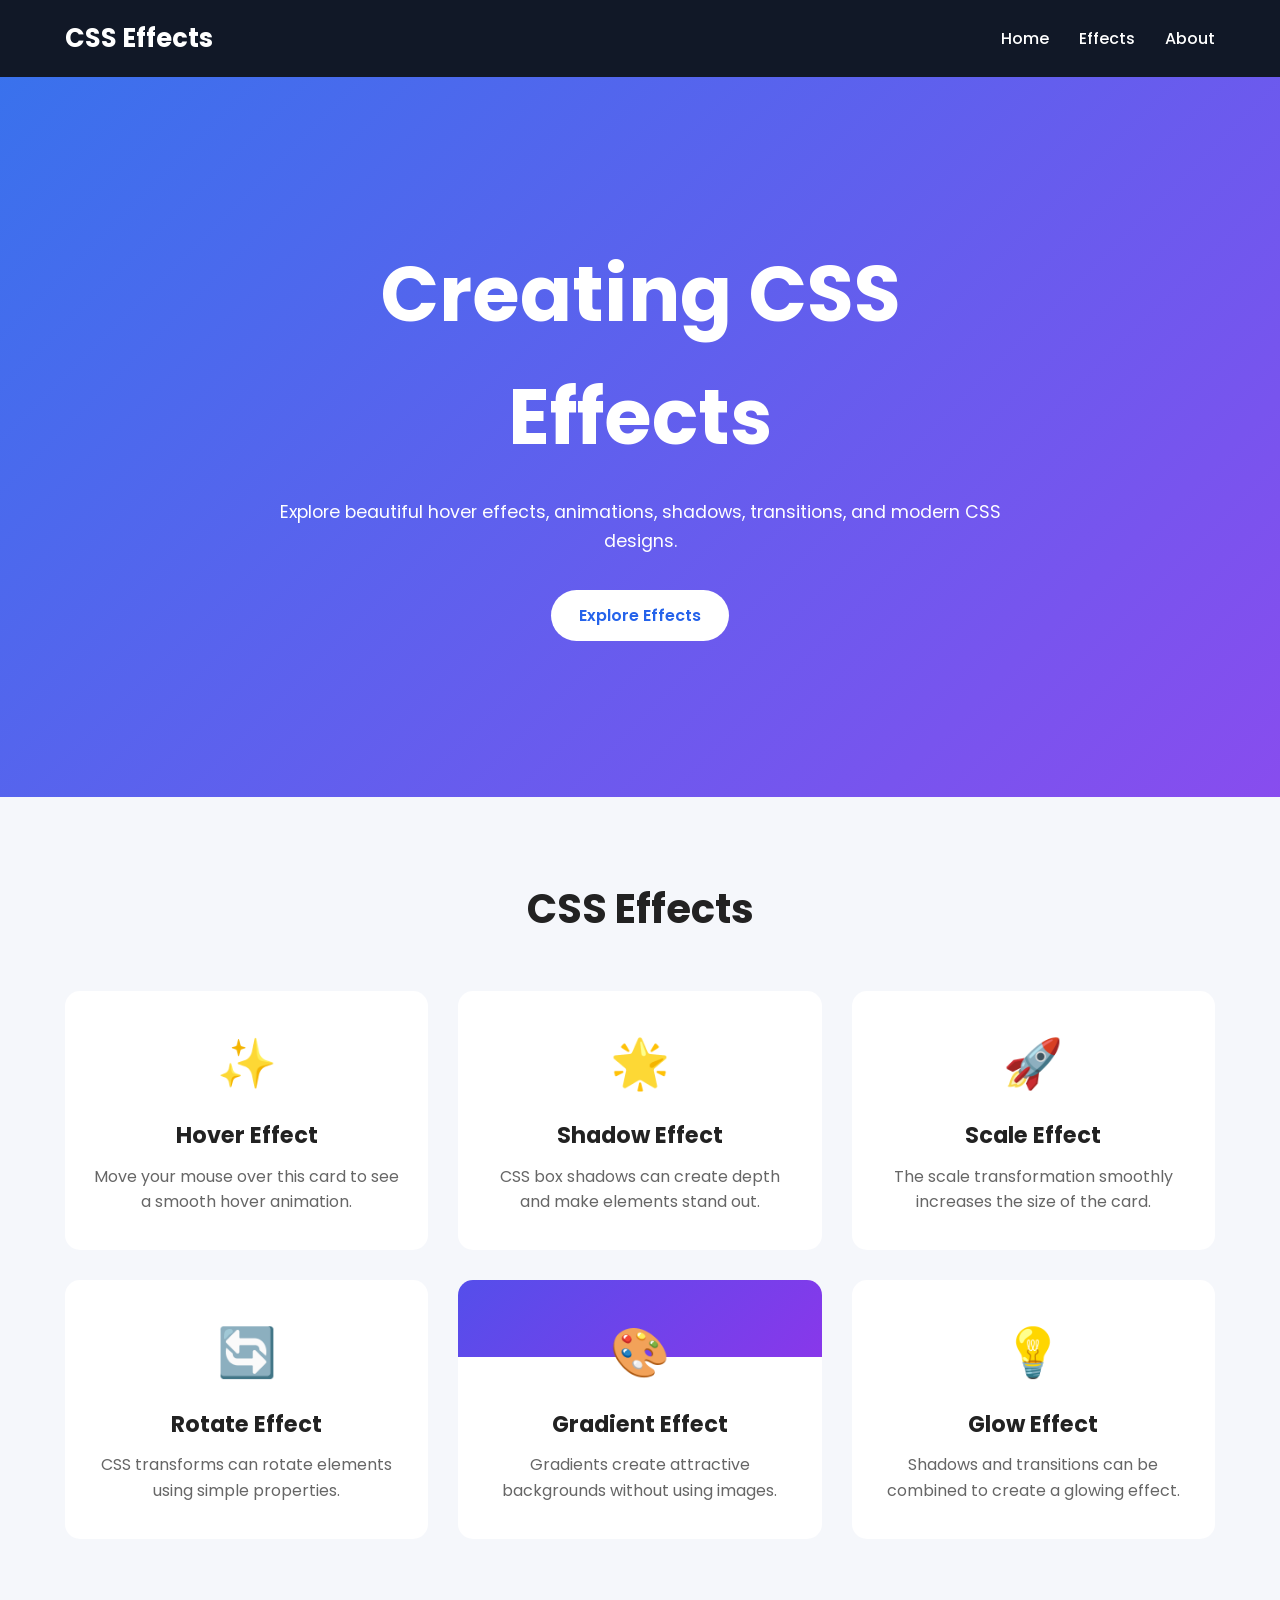
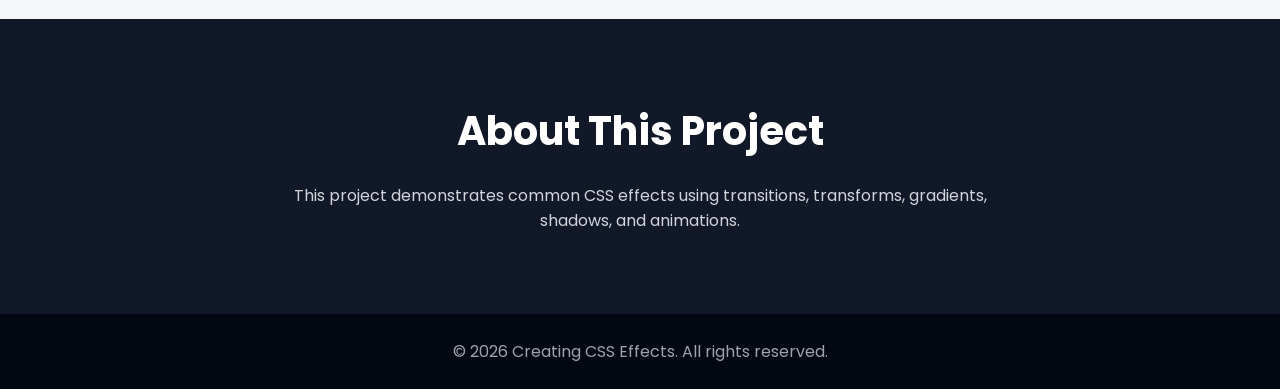
<file: creating css ffects/index.html>
<!DOCTYPE html>
<html lang="en">
<head>
    <meta charset="UTF-8">
    <meta name="viewport" content="width=device-width, initial-scale=1.0">
    <title>Creating CSS Effects</title>

    <!-- Google Font -->
    <link rel="preconnect" href="https://fonts.googleapis.com">
    <link rel="preconnect" href="https://fonts.gstatic.com" crossorigin>
    <link href="https://fonts.googleapis.com/css2?family=Poppins:wght@400;500;600;700&display=swap" rel="stylesheet">

    <link rel="stylesheet" href="style.css">
</head>

<body>

    <header>
        <nav class="navbar">
            <h1 class="logo">CSS Effects</h1>

            <ul class="nav-links">
                <li><a href="#home">Home</a></li>
                <li><a href="#effects">Effects</a></li>
                <li><a href="#about">About</a></li>
            </ul>
        </nav>
    </header>

    <main>

        <section id="home" class="hero">
            <div class="hero-content">
                <h2>Creating CSS Effects</h2>
                <p>
                    Explore beautiful hover effects, animations,
                    shadows, transitions, and modern CSS designs.
                </p>
                <a href="#effects" class="btn">Explore Effects</a>
            </div>
        </section>

        <section id="effects" class="effects-section">
            <h2>CSS Effects</h2>

            <div class="cards">

                <div class="card card-hover">
                    <div class="icon">✨</div>
                    <h3>Hover Effect</h3>
                    <p>
                        Move your mouse over this card to see
                        a smooth hover animation.
                    </p>
                </div>

                <div class="card card-shadow">
                    <div class="icon">🌟</div>
                    <h3>Shadow Effect</h3>
                    <p>
                        CSS box shadows can create depth and
                        make elements stand out.
                    </p>
                </div>

                <div class="card card-scale">
                    <div class="icon">🚀</div>
                    <h3>Scale Effect</h3>
                    <p>
                        The scale transformation smoothly
                        increases the size of the card.
                    </p>
                </div>

                <div class="card card-rotate">
                    <div class="icon">🔄</div>
                    <h3>Rotate Effect</h3>
                    <p>
                        CSS transforms can rotate elements
                        using simple properties.
                    </p>
                </div>

                <div class="card card-gradient">
                    <div class="icon">🎨</div>
                    <h3>Gradient Effect</h3>
                    <p>
                        Gradients create attractive backgrounds
                        without using images.
                    </p>
                </div>

                <div class="card card-glow">
                    <div class="icon">💡</div>
                    <h3>Glow Effect</h3>
                    <p>
                        Shadows and transitions can be combined
                        to create a glowing effect.
                    </p>
                </div>

            </div>
        </section>

        <section id="about" class="about">
            <h2>About This Project</h2>
            <p>
                This project demonstrates common CSS effects using
                transitions, transforms, gradients, shadows, and animations.
            </p>
        </section>

    </main>

    <footer>
        <p>&copy; 2026 Creating CSS Effects. All rights reserved.</p>
    </footer>

</body>
</html>
</file>
<file: creating css ffects/style.css>
/* =========================
   General Styles
========================= */

* {
    margin: 0;
    padding: 0;
    box-sizing: border-box;
}

html {
    scroll-behavior: smooth;
}

body {
    font-family: "Poppins", Arial, sans-serif;
    background-color: #f5f7fb;
    color: #222;
    line-height: 1.6;
}

/* =========================
   Navigation
========================= */

header {
    background: #111827;
    position: sticky;
    top: 0;
    z-index: 1000;
}

.navbar {
    max-width: 1200px;
    margin: auto;
    padding: 18px 25px;

    display: flex;
    justify-content: space-between;
    align-items: center;
}

.logo {
    color: #ffffff;
    font-size: 1.6rem;
    font-weight: 700;
}

.nav-links {
    list-style: none;
    display: flex;
    gap: 30px;
}

.nav-links a {
    color: #ffffff;
    text-decoration: none;
    font-weight: 500;
    transition: color 0.3s ease;
}

.nav-links a:hover {
    color: #60a5fa;
}

/* =========================
   Hero Section
========================= */

.hero {
    min-height: 80vh;

    display: flex;
    justify-content: center;
    align-items: center;

    text-align: center;
    padding: 60px 20px;

    background:
        linear-gradient(
            135deg,
            rgba(37, 99, 235, 0.9),
            rgba(124, 58, 237, 0.9)
        );
}

.hero-content {
    max-width: 750px;
    color: white;

    animation: fadeIn 1.2s ease;
}

.hero h2 {
    font-size: clamp(2.5rem, 6vw, 5rem);
    margin-bottom: 20px;
    font-weight: 700;
}

.hero p {
    font-size: 1.1rem;
    margin-bottom: 35px;
}

/* =========================
   Button
========================= */

.btn {
    display: inline-block;
    padding: 13px 28px;

    background: white;
    color: #2563eb;

    text-decoration: none;
    font-weight: 600;

    border-radius: 30px;

    transition:
        transform 0.3s ease,
        box-shadow 0.3s ease,
        background-color 0.3s ease;
}

.btn:hover {
    transform: translateY(-5px);
    background-color: #eff6ff;
    box-shadow: 0 10px 25px rgba(0, 0, 0, 0.25);
}

/* =========================
   Effects Section
========================= */

.effects-section {
    max-width: 1200px;
    margin: auto;
    padding: 80px 25px;
}

.effects-section > h2 {
    text-align: center;
    font-size: 2.5rem;
    margin-bottom: 50px;
}

/* =========================
   Cards
========================= */

.cards {
    display: grid;
    grid-template-columns: repeat(3, 1fr);
    gap: 30px;
}

.card {
    padding: 35px 25px;

    background: white;
    border-radius: 15px;

    text-align: center;

    transition:
        transform 0.4s ease,
        box-shadow 0.4s ease,
        background 0.4s ease;
}

.card h3 {
    margin: 15px 0 10px;
    font-size: 1.4rem;
}

.card p {
    color: #666;
}

.icon {
    font-size: 3rem;
}

/* =========================
   Hover Effect
========================= */

.card-hover:hover {
    transform: translateY(-12px);
    background-color: #eff6ff;
}

/* =========================
   Shadow Effect
========================= */

.card-shadow:hover {
    box-shadow:
        0 20px 40px rgba(37, 99, 235, 0.25);
}

/* =========================
   Scale Effect
========================= */

.card-scale:hover {
    transform: scale(1.05);
}

/* =========================
   Rotate Effect
========================= */

.card-rotate:hover {
    transform: rotate(2deg) translateY(-5px);
}

/* =========================
   Gradient Effect
========================= */

.card-gradient {
    position: relative;
    overflow: hidden;
}

.card-gradient::before {
    content: "";
    position: absolute;

    width: 150%;
    height: 150%;

    top: -120%;
    left: -25%;

    background: linear-gradient(
        135deg,
        #2563eb,
        #9333ea
    );

    transition: top 0.5s ease;
    z-index: 0;
}

.card-gradient:hover::before {
    top: -25%;
}

.card-gradient > * {
    position: relative;
    z-index: 1;
}

.card-gradient:hover {
    color: white;
}

.card-gradient:hover p {
    color: #e5e7eb;
}

/* =========================
   Glow Effect
========================= */

.card-glow:hover {
    box-shadow:
        0 0 15px #60a5fa,
        0 0 30px #3b82f6,
        0 0 50px rgba(59, 130, 246, 0.5);

    transform: translateY(-8px);
}

/* =========================
   About Section
========================= */

.about {
    padding: 80px 25px;

    text-align: center;

    background-color: #111827;
    color: white;
}

.about h2 {
    font-size: 2.5rem;
    margin-bottom: 20px;
}

.about p {
    max-width: 700px;
    margin: auto;
    color: #d1d5db;
}

/* =========================
   Footer
========================= */

footer {
    padding: 25px;
    text-align: center;

    background-color: #030712;
    color: #9ca3af;
}

/* =========================
   Animation
========================= */

@keyframes fadeIn {
    from {
        opacity: 0;
        transform: translateY(30px);
    }

    to {
        opacity: 1;
        transform: translateY(0);
    }
}

/* =========================
   Responsive Design
========================= */

@media (max-width: 900px) {
    .cards {
        grid-template-columns: repeat(2, 1fr);
    }
}

@media (max-width: 600px) {

    .navbar {
        flex-direction: column;
        gap: 15px;
    }

    .nav-links {
        gap: 15px;
    }

    .hero {
        min-height: 70vh;
    }

    .cards {
        grid-template-columns: 1fr;
    }

    .hero h2 {
        font-size: 2.5rem;
    }
}
</file>
